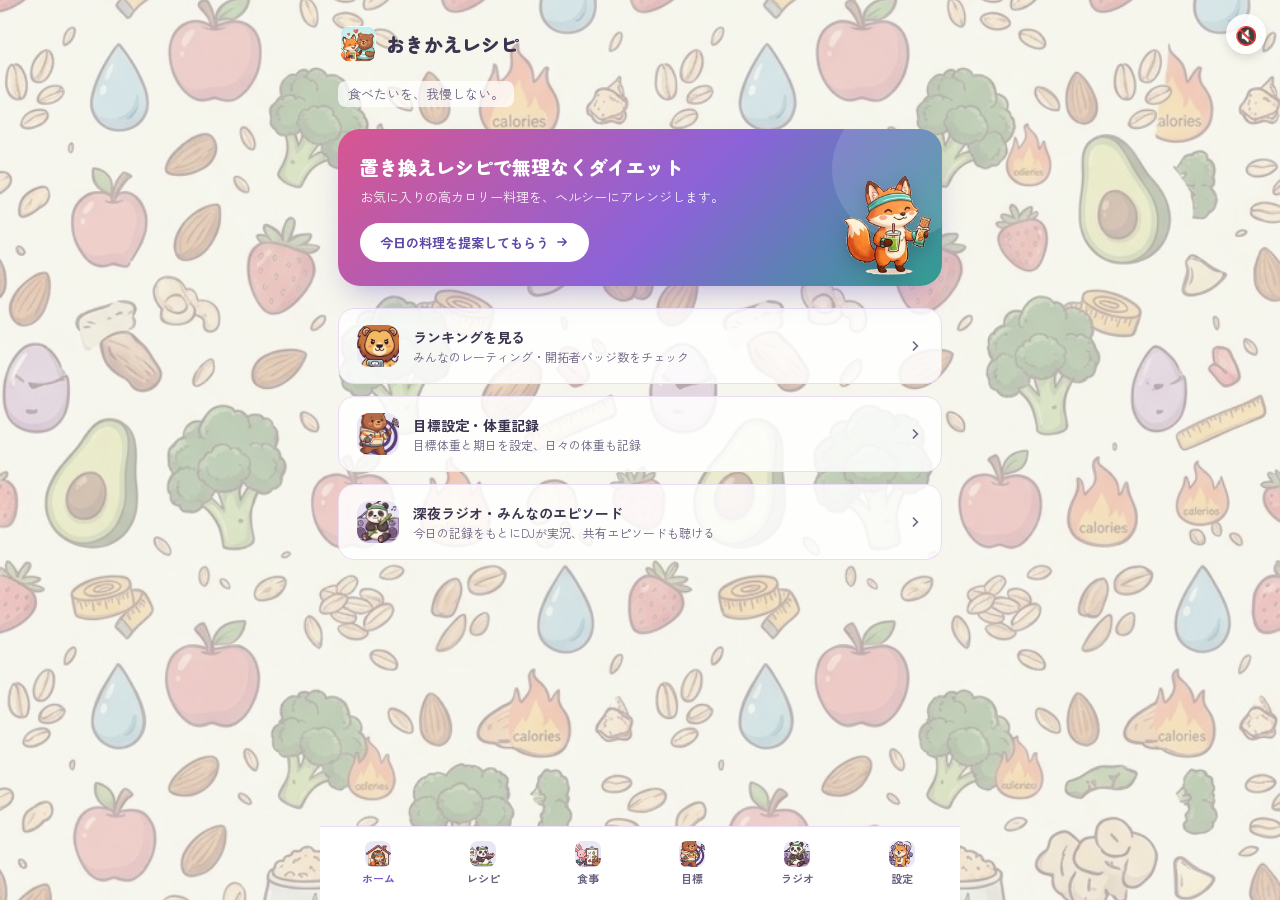
<file: static/home.html>
<!DOCTYPE html>
<html lang="ja">
<head>
<meta charset="UTF-8">
<meta name="viewport" content="width=device-width, initial-scale=1">
<title>ホーム - 置き換えダイエット</title>
<link rel="preconnect" href="https://fonts.googleapis.com">
<link rel="stylesheet" href="https://fonts.googleapis.com/css2?family=Zen+Maru+Gothic:wght@500;700;900&family=Zen+Kaku+Gothic+New:wght@400;500;700&display=swap">
<link href="https://cdn.jsdelivr.net/npm/bootstrap@5.3.3/dist/css/bootstrap.min.css" rel="stylesheet">
<link rel="stylesheet" href="style.css">
<link rel="icon" type="image/png" href="images/app-icon.png">
<link rel="apple-touch-icon" href="images/app-icon.png">
<style>
  .promo-card{
    background:var(--ai-gradient);color:#fff;border-radius:22px;padding:24px 22px;margin-bottom:22px;
    position:relative;overflow:hidden;box-shadow:0 14px 30px -12px rgba(115,87,196,0.5);
  }
  .promo-card::after{
    content:"";position:absolute;right:-30px;top:-30px;width:140px;height:140px;border-radius:50%;
    background:rgba(255,255,255,0.12);
  }
  .promo-fox{
    position:absolute;right:0px;bottom:6px;width:112px;height:auto;
    animation:mascot-float 3.2s ease-in-out infinite;
    filter:drop-shadow(0 6px 8px rgba(0,0,0,0.18));
  }
  @keyframes mascot-float{
    0%,100%{transform:translateY(0) rotate(-2deg);}
    50%{transform:translateY(-10px) rotate(2deg);}
  }
  .promo-title{font-family:'Zen Maru Gothic',sans-serif;font-weight:800;font-size:19px;margin-bottom:6px;padding-right:80px;}
  .promo-desc{font-size:13px;opacity:0.92;margin-bottom:16px;padding-right:80px;}
  .promo-btn{background:#fff;color:var(--primary-dark);border:none;border-radius:999px;padding:10px 20px;font-weight:700;font-size:13px;display:inline-flex;align-items:center;gap:6px;}

  .menu-row{
    display:flex;align-items:center;gap:14px;padding:16px 18px;background:rgba(255,255,255,0.85);
    border:1px solid var(--border);border-radius:16px;margin-bottom:12px;text-decoration:none;color:var(--ink);
  }
  .menu-icon{width:42px;height:42px;border-radius:12px;background:var(--primary-bg);color:var(--primary);
    display:flex;align-items:center;justify-content:center;flex:0 0 auto;}
  .menu-title{font-weight:700;font-size:14px;}
  .menu-desc{font-size:12px;color:var(--ink-dim);}
  .menu-chevron{margin-left:auto;color:var(--ink-dim);flex:0 0 auto;}

  /* この画面だけ、背景を動画にする(style.cssのbody背景を打ち消す) */
  body{background-image:none;}
  .bg-video{
    position:fixed;inset:0;width:100%;height:100%;object-fit:cover;z-index:-1;
  }
  .bg-video-overlay{
    position:fixed;inset:0;z-index:-1;background:rgba(243,248,244,0.55);
  }
  .sound-toggle{
    position:fixed;top:14px;right:14px;z-index:50;
    background:rgba(255,255,255,0.85);border:none;border-radius:999px;
    width:40px;height:40px;font-size:18px;
    display:flex;align-items:center;justify-content:center;
    box-shadow:0 4px 10px rgba(0,0,0,0.12);
  }
</style>
</head>
<body>
<video class="bg-video" id="bg-video" autoplay muted loop playsinline poster="images/bg-pattern.jpg">
  <source src="videos/home-bg.mp4" type="video/mp4">
</video>
<div class="bg-video-overlay"></div>
<button class="sound-toggle" id="sound-toggle" aria-label="動画の音を出す">🔇</button>
<div class="wrap">
  <div class="appbar">
    <div class="appbar-icon" style="padding:0;overflow:hidden;">
      <img src="images/app-icon.png" alt="アプリアイコン" style="width:100%;height:100%;object-fit:cover;">
    </div>
    <div class="appbar-title">おきかえレシピ</div>
  </div>
  <p class="sub" style="display:inline-block;background:rgba(255,255,255,0.75);padding:3px 10px;border-radius:8px;">食べたいを、我慢しない。</p>

  <a href="/recipe" style="text-decoration:none;">
    <div class="promo-card">
      <img class="promo-fox" src="images/fox.png" alt="きつねのフォクシー">
      <div class="promo-title">置き換えレシピで無理なくダイエット</div>
      <div class="promo-desc">お気に入りの高カロリー料理を、ヘルシーにアレンジします。</div>
      <span class="promo-btn">
        今日の料理を提案してもらう
        <svg viewBox="0 0 20 20" width="14" height="14" fill="none" stroke="currentColor" stroke-width="2" stroke-linecap="round"><path d="M4 10h12M11 5l5 5-5 5"/></svg>
      </span>
    </div>
  </a>

  <a href="/leaderboard" class="menu-row">
    <div class="menu-icon" style="padding:0;overflow:hidden;"><img src="images/lion.png" alt="ライオンのアイコン" style="width:100%;height:100%;object-fit:cover;"></div>
    <div>
      <div class="menu-title">ランキングを見る</div>
      <div class="menu-desc">みんなのレーティング・開拓者バッジ数をチェック</div>
    </div>
    <svg class="menu-chevron" viewBox="0 0 20 20" width="16" height="16" fill="none" stroke="currentColor" stroke-width="2" stroke-linecap="round"><path d="M8 5l5 5-5 5"/></svg>
  </a>

  <a href="/goals" class="menu-row">
    <div class="menu-icon" style="padding:0;overflow:hidden;"><img src="images/nav/goal.png" alt="くまのアイコン" style="width:100%;height:100%;object-fit:cover;"></div>
    <div>
      <div class="menu-title">目標設定・体重記録</div>
      <div class="menu-desc">目標体重と期日を設定、日々の体重も記録</div>
    </div>
    <svg class="menu-chevron" viewBox="0 0 20 20" width="16" height="16" fill="none" stroke="currentColor" stroke-width="2" stroke-linecap="round"><path d="M8 5l5 5-5 5"/></svg>
  </a>

  <a href="/radio" class="menu-row">
    <div class="menu-icon" style="padding:0;overflow:hidden;"><img src="images/nav/radio.png" alt="パンダのアイコン" style="width:100%;height:100%;object-fit:cover;"></div>
    <div>
      <div class="menu-title">深夜ラジオ・みんなのエピソード</div>
      <div class="menu-desc">今日の記録をもとにDJが実況、共有エピソードも聴ける</div>
    </div>
    <svg class="menu-chevron" viewBox="0 0 20 20" width="16" height="16" fill="none" stroke="currentColor" stroke-width="2" stroke-linecap="round"><path d="M8 5l5 5-5 5"/></svg>
  </a>
</div>

<div class="navbar" id="nav"></div>

<script src="nav.js"></script>
<script>
renderNav("home");

const bgVideo = document.getElementById("bg-video");
const soundToggle = document.getElementById("sound-toggle");
soundToggle.addEventListener("click", () => {
  bgVideo.muted = !bgVideo.muted;
  soundToggle.textContent = bgVideo.muted ? "🔇" : "🔊";
  soundToggle.setAttribute("aria-label", bgVideo.muted ? "動画の音を出す" : "動画の音を消す");
});
</script>
</body>
</html>
</file>
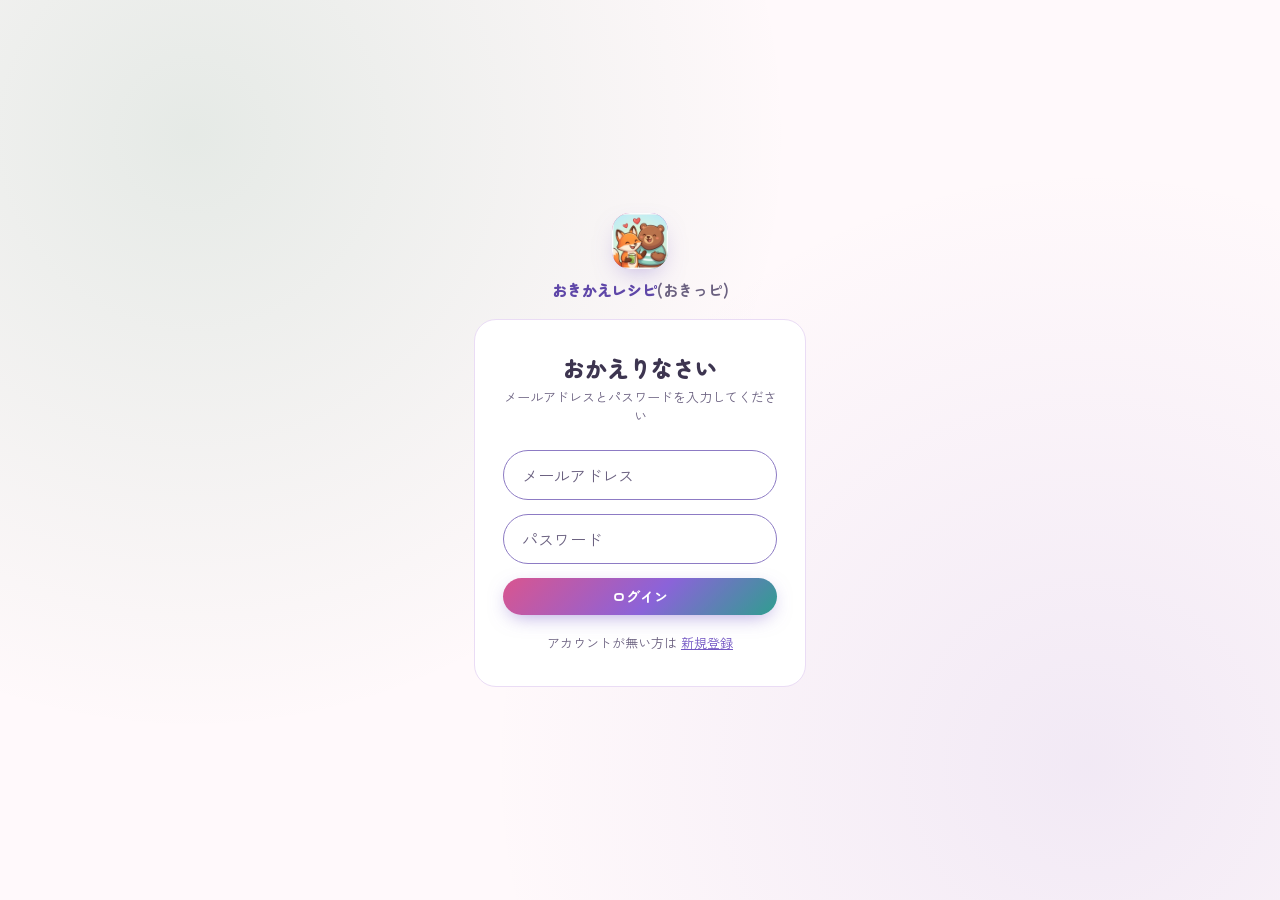
<file: static/login.html>
<!DOCTYPE html>
<html lang="ja">
<head>
<meta charset="UTF-8">
<meta name="viewport" content="width=device-width, initial-scale=1">
<title>ログイン - 置き換えダイエット</title>
<link rel="preconnect" href="https://fonts.googleapis.com">
<link rel="stylesheet" href="https://fonts.googleapis.com/css2?family=Zen+Maru+Gothic:wght@500;700;900&family=Zen+Kaku+Gothic+New:wght@400;500;700&display=swap">
<link href="https://cdn.jsdelivr.net/npm/bootstrap@5.3.3/dist/css/bootstrap.min.css" rel="stylesheet">
<link rel="stylesheet" href="style.css">
<link rel="icon" type="image/png" href="images/app-icon.png">
<link rel="apple-touch-icon" href="images/app-icon.png">
<style>
  body{
    min-height:100vh;display:flex;align-items:center;
    background:radial-gradient(circle at 15% 15%, rgba(46,125,79,0.12), transparent 45%),
               radial-gradient(circle at 85% 85%, rgba(124,92,191,0.10), transparent 45%),
               var(--bg);
  }
  .authwrap{max-width:380px;margin:0 auto;padding:0 24px;width:100%;}
  .auth-logo{width:56px;height:56px;border-radius:18px;background:var(--ai-gradient);color:#fff;display:flex;align-items:center;justify-content:center;margin:0 auto 18px;box-shadow:0 10px 26px -10px rgba(115,87,196,0.5);}
  .authcard{background:var(--surface);border:1px solid var(--border);border-radius:22px;padding:34px 28px;text-align:center;}
  .authcard h1{margin:0 0 6px;}
  .authcard .sub{margin:0 0 24px;}
  .form-control{border-radius:999px;padding:12px 18px;margin-bottom:14px;border:1.5px solid var(--border);background:var(--surface-2);}
  .form-control:focus{border-color:var(--primary);box-shadow:0 0 0 0.2rem rgba(115,87,196,0.15);}
  .switch{text-align:center;margin-top:18px;font-size:13px;color:var(--ink-dim);}
</style>
</head>
<body>
<div class="authwrap">
  <div class="auth-logo" style="overflow:hidden;">
    <img src="images/app-icon.png" alt="アプリアイコン" style="width:100%;height:100%;object-fit:cover;">
  </div>
  <p style="text-align:center;font-family:'Zen Maru Gothic',sans-serif;font-weight:800;font-size:15px;color:var(--primary-dark);margin:-8px 0 18px;">おきかえレシピ<span style="font-weight:600;color:var(--ink-dim);">(おきっピ)</span></p>
  <div class="authcard">
    <h1>おかえりなさい</h1>
    <p class="sub">メールアドレスとパスワードを入力してください</p>

    <input class="form-control" id="email" type="email" placeholder="メールアドレス">
    <input class="form-control" id="password" type="password" placeholder="パスワード">
    <button class="btn ai-glow-btn w-100 fw-bold py-2" id="login-btn" style="border-radius:999px;">ログイン</button>

    <p id="error" class="error mt-3 mb-0" style="display:none;"></p>

    <div class="switch">アカウントが無い方は <a href="/signup">新規登録</a></div>
  </div>
</div>

<script>
document.getElementById("login-btn").addEventListener("click", async () => {
  const email = document.getElementById("email").value.trim();
  const password = document.getElementById("password").value;
  const errorEl = document.getElementById("error");
  errorEl.style.display = "none";

  if (!email || !password) return;

  const res = await fetch("/login", {
    method: "POST",
    headers: { "Content-Type": "application/json" },
    body: JSON.stringify({ email, password }),
  });

  if (res.ok) {
    window.location.href = "/";
  } else {
    const data = await res.json();
    errorEl.textContent = data.error || "ログインに失敗しました";
    errorEl.style.display = "block";
  }
});
</script>
</body>
</html>
</file>
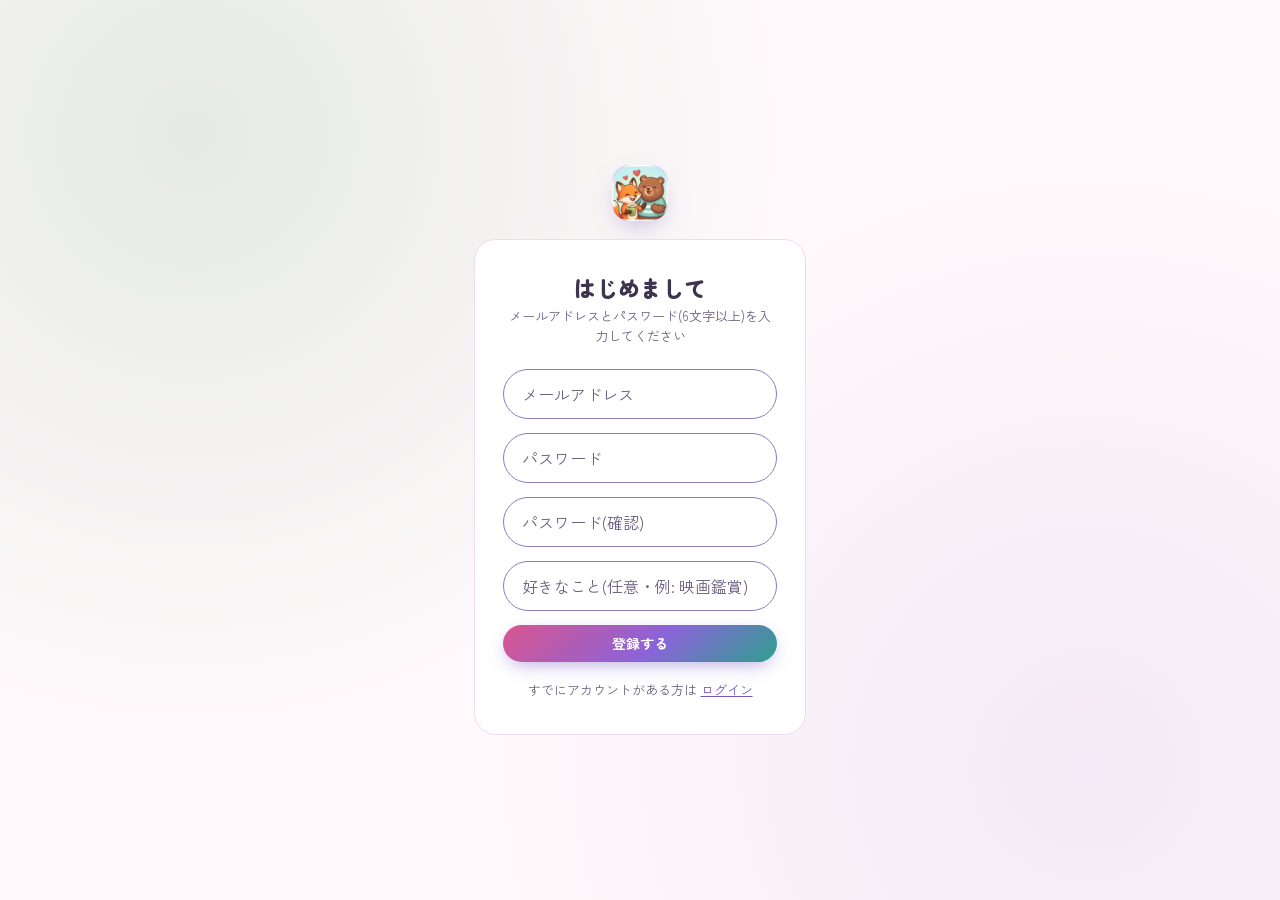
<file: static/signup.html>
<!DOCTYPE html>
<html lang="ja">
<head>
<meta charset="UTF-8">
<meta name="viewport" content="width=device-width, initial-scale=1">
<title>新規登録 - 置き換えダイエット</title>
<link rel="preconnect" href="https://fonts.googleapis.com">
<link rel="stylesheet" href="https://fonts.googleapis.com/css2?family=Zen+Maru+Gothic:wght@500;700;900&family=Zen+Kaku+Gothic+New:wght@400;500;700&display=swap">
<link href="https://cdn.jsdelivr.net/npm/bootstrap@5.3.3/dist/css/bootstrap.min.css" rel="stylesheet">
<link rel="stylesheet" href="style.css">
<link rel="icon" type="image/png" href="images/app-icon.png">
<link rel="apple-touch-icon" href="images/app-icon.png">
<style>
  body{
    min-height:100vh;display:flex;align-items:center;
    background:radial-gradient(circle at 15% 15%, rgba(46,125,79,0.12), transparent 45%),
               radial-gradient(circle at 85% 85%, rgba(124,92,191,0.10), transparent 45%),
               var(--bg);
  }
  .authwrap{max-width:380px;margin:40px auto;padding:0 24px;width:100%;}
  .auth-logo{width:56px;height:56px;border-radius:18px;background:var(--ai-gradient);color:#fff;display:flex;align-items:center;justify-content:center;margin:0 auto 18px;box-shadow:0 10px 26px -10px rgba(115,87,196,0.5);}
  .authcard{background:var(--surface);border:1px solid var(--border);border-radius:22px;padding:34px 28px;text-align:center;}
  .authcard h1{margin:0 0 6px;}
  .authcard .sub{margin:0 0 24px;}
  .form-control{border-radius:999px;padding:12px 18px;margin-bottom:14px;border:1.5px solid var(--border);background:var(--surface-2);}
  .form-control:focus{border-color:var(--primary);box-shadow:0 0 0 0.2rem rgba(115,87,196,0.15);}
  .switch{text-align:center;margin-top:18px;font-size:13px;color:var(--ink-dim);}
</style>
</head>
<body>
<div class="authwrap">
  <div class="auth-logo" style="overflow:hidden;">
    <img src="images/app-icon.png" alt="アプリアイコン" style="width:100%;height:100%;object-fit:cover;">
  </div>
  <div class="authcard">
    <h1>はじめまして</h1>
    <p class="sub">メールアドレスとパスワード(6文字以上)を入力してください</p>

    <input class="form-control" id="email" type="email" placeholder="メールアドレス">
    <input class="form-control" id="password" type="password" placeholder="パスワード">
    <input class="form-control" id="password-confirm" type="password" placeholder="パスワード(確認)">
    <input class="form-control" id="favorite-things" type="text" placeholder="好きなこと(任意・例: 映画鑑賞)">
    <button class="btn ai-glow-btn w-100 fw-bold py-2" id="signup-btn" style="border-radius:999px;">登録する</button>

    <p id="error" class="error mt-3 mb-0" style="display:none;"></p>
    <p id="notice" class="sub mt-3 mb-0" style="display:none;">確認メールを送りました。メール内のリンクを開いてから、ログインしてください。</p>

    <div class="switch">すでにアカウントがある方は <a href="/login">ログイン</a></div>
  </div>
</div>

<script>
document.getElementById("signup-btn").addEventListener("click", async () => {
  const email = document.getElementById("email").value.trim();
  const password = document.getElementById("password").value;
  const passwordConfirm = document.getElementById("password-confirm").value;
  const favoriteThings = document.getElementById("favorite-things").value.trim();
  const errorEl = document.getElementById("error");
  const noticeEl = document.getElementById("notice");
  errorEl.style.display = "none";
  noticeEl.style.display = "none";

  if (!email || !password) return;

  if (password !== passwordConfirm) {
    errorEl.textContent = "パスワードが一致しません";
    errorEl.style.display = "block";
    return;
  }

  const res = await fetch("/signup", {
    method: "POST",
    headers: { "Content-Type": "application/json" },
    body: JSON.stringify({ email, password, favorite_things: favoriteThings }),
  });

  if (res.ok) {
    window.location.href = "/";
  } else {
    const data = await res.json();
    if (data.error && data.error.includes("confirm")) {
      noticeEl.style.display = "block";
    } else {
      errorEl.textContent = data.error || "登録に失敗しました";
      errorEl.style.display = "block";
    }
  }
});
</script>
</body>
</html>
</file>
<file: static/style.css>
:root{
  --bg:#fff9fb;
  --surface:#ffffff;
  --surface-2:#f7f0ff;
  --border:#eadcf5;
  --ink:#3d3550;
  --ink-dim:#6b6180;

  --primary:#7357c4;
  --primary-dark:#5f47a8;
  --primary-bg:#efe8fb;

  --recipe: var(--primary); --recipe-bg: var(--primary-bg);
  --logs: var(--primary); --logs-bg: var(--primary-bg);
  --goal: var(--primary); --goal-bg: var(--primary-bg);
  --weight: var(--primary); --weight-bg: var(--primary-bg);
  --warn:#c8385a; --warn-bg:#ffe8ee;
  --down:#1f7f72; --up:#c8385a;

  --ai-a:#d9558f; --ai-b:#8b63d9; --ai-c:#2f9e8f;
  --ai-gradient: linear-gradient(135deg, var(--ai-a), var(--ai-b) 55%, var(--ai-c));

  /* Bootstrapの色をアプリの配色に上書きする */
  --bs-primary:#7357c4;
  --bs-primary-rgb:115,87,196;
  --bs-body-font-family:'Zen Kaku Gothic New', sans-serif;
  --bs-border-radius:14px;
  --bs-border-radius-lg:20px;
  --bs-border-radius-pill:999px;
}

*{box-sizing:border-box;}
body{
  margin:0;color:var(--ink);
  font-family:'Zen Kaku Gothic New',sans-serif;
  background-color:var(--bg);
  background-image:linear-gradient(rgba(243,248,244,0.55), rgba(243,248,244,0.55)), url("images/bg-pattern.jpg");
  background-repeat:repeat;
  background-size:auto, 320px 320px;
}
a{color:var(--primary);}
.wrap{max-width:480px;margin:0 auto;padding:20px 18px 100px;}

/* 上部ヘッダー(モバイルアプリ風) */
.appbar{display:flex;align-items:center;gap:10px;padding:6px 2px 18px;}
.appbar .appbar-icon{width:36px;height:36px;border-radius:10px;background:var(--primary-bg);color:var(--primary);display:flex;align-items:center;justify-content:center;flex:0 0 auto;}
.appbar .appbar-title{font-family:'Zen Maru Gothic',sans-serif;font-weight:800;font-size:19px;}

/* 下部タブバー */
.navbar{
  position:fixed;left:0;right:0;bottom:0;z-index:10;
  display:flex;justify-content:space-around;align-items:center;
  background:var(--surface);border-top:1px solid var(--border);
  padding:8px 6px calc(8px + env(safe-area-inset-bottom));
  max-width:480px;margin:0 auto;
}
.navitem{display:flex;flex-direction:column;align-items:center;gap:3px;padding:6px 10px;border-radius:12px;font-size:11px;font-weight:600;color:var(--ink-dim);text-decoration:none;flex:1;}
.navitem svg{flex:0 0 auto;}
.navitem.active{color:var(--primary);}
.navitem#logout-link{flex:0 0 auto;color:var(--ink-dim);}

.eyebrow{font-weight:700;font-size:12px;letter-spacing:.08em;color:var(--primary);margin:0 0 6px;}
h1{font-family:'Zen Maru Gothic',sans-serif;font-weight:800;font-size:22px;margin:0 0 8px;}
.sub{color:var(--ink-dim);font-size:13px;margin:0 0 22px;}

.card{background:rgba(255,255,255,0.85);border:1px solid var(--border);border-radius:20px;padding:22px 22px;margin-bottom:16px;box-shadow:0 2px 10px rgba(115,87,196,0.05);}
.inputrow{display:flex;gap:10px;margin-bottom:20px;flex-wrap:wrap;}
.input{flex:1;min-width:140px;box-sizing:border-box;padding:14px 18px;border:1.5px solid var(--border);border-radius:999px;font-size:15px;font-family:'Zen Kaku Gothic New',sans-serif;background:var(--surface-2);color:var(--ink);}
.btn{border:none;border-radius:14px;padding:15px 22px;font-family:'Zen Maru Gothic',sans-serif;font-weight:700;font-size:14px;cursor:pointer;background:var(--primary);color:#fff;}
.btn-ghost{background:var(--surface-2);color:var(--ink-dim);border:1.5px solid var(--border);}
.btn:disabled{opacity:.5;cursor:default;}

.loading{color:var(--ink-dim);font-size:14px;}
.error{color:var(--warn);font-size:14px;}

h3.sec{font-family:'Zen Maru Gothic',sans-serif;font-size:14px;font-weight:700;margin:22px 0 8px;color:var(--primary-dark);}
ul,ol{margin:0;padding-left:20px;font-size:14px;line-height:1.9;}
.statrow{display:flex;gap:12px;margin-top:22px;flex-wrap:wrap;}
.stat{flex:1;min-width:150px;border-radius:14px;padding:14px 16px;background:var(--surface-2);}
.stat .k{font-size:12px;color:var(--ink-dim);margin-bottom:2px;}
.stat .v{font-family:'Zen Maru Gothic',sans-serif;font-weight:800;font-size:20px;color:var(--primary-dark);}
.note{margin-top:20px;border-radius:14px;padding:12px 16px;font-size:13px;border:1px solid;}

/* AI演出: グラデーション・光る演出・キラキラアイコン */
.ai-badge{
  display:inline-flex;align-items:center;gap:6px;
  background:var(--ai-gradient);color:#fff;font-weight:700;font-size:12px;
  padding:6px 14px;border-radius:999px;
  box-shadow:0 4px 14px -4px rgba(115,87,196,0.55);
}
.ai-badge svg{flex:0 0 auto;}
.ai-glow-btn{
  background:var(--ai-gradient)!important;border:none!important;color:#fff!important;
  box-shadow:0 6px 20px -6px rgba(115,87,196,0.6);
  position:relative;overflow:hidden;
}
.ai-glow-btn:hover{filter:brightness(1.05);}
.ai-card{
  position:relative;border:1px solid transparent;
  background:
    linear-gradient(var(--surface), var(--surface)) padding-box,
    var(--ai-gradient) border-box;
}
.ai-title{
  background:var(--ai-gradient);
  -webkit-background-clip:text;background-clip:text;color:transparent;
}
.sparkle{display:inline-block;animation:sparkle-pulse 1.8s ease-in-out infinite;}
@keyframes sparkle-pulse{0%,100%{opacity:0.55;transform:scale(0.9);}50%{opacity:1;transform:scale(1.1);}}

/* 入力欄: 背景・枠線・サンプル文字を、見えにくい人にも読めるコントラストにする。
   input.form-control とタグ付きにしているのは、login/signupのページ内<style>の
   .form-controlより詳細度を上げて、そちらに上書きされないようにするため。 */
.input, input.form-control{
  background:#ffffff;
  border:1.5px solid #8d7bc4;
}
.input::placeholder, input.form-control::placeholder{
  color:#6b6180;
  opacity:1;
}
.input:focus, input.form-control:focus{
  outline:none;
  border-color:var(--primary);
  box-shadow:0 0 0 0.2rem rgba(115,87,196,0.25);
}

/* 画面が広い(PCなど)ときだけ、中身を少し広げて左右の余白の印象を和らげる。
   スマホ幅(768px未満)にはこのブロックは一切適用されないため、見た目は変わらない。
   ファイルの一番最後に置くことで、同じ強さの他のルール(.wrap・.navbarのmax-width指定)を
   確実に上書きできるようにしている(CSSは同じ詳細度なら後に書かれた方が勝つため)。 */
@media (min-width: 768px){
  body{
    background:
      linear-gradient(rgba(243,248,244,0.55), rgba(243,248,244,0.55)) 0 0/auto repeat,
      url("images/bg-pattern.jpg") 0 0/320px 320px repeat,
      var(--bg);
    background-attachment:fixed;
  }
  .wrap{max-width:640px;}
  .navbar{max-width:640px;}
}
</file>
